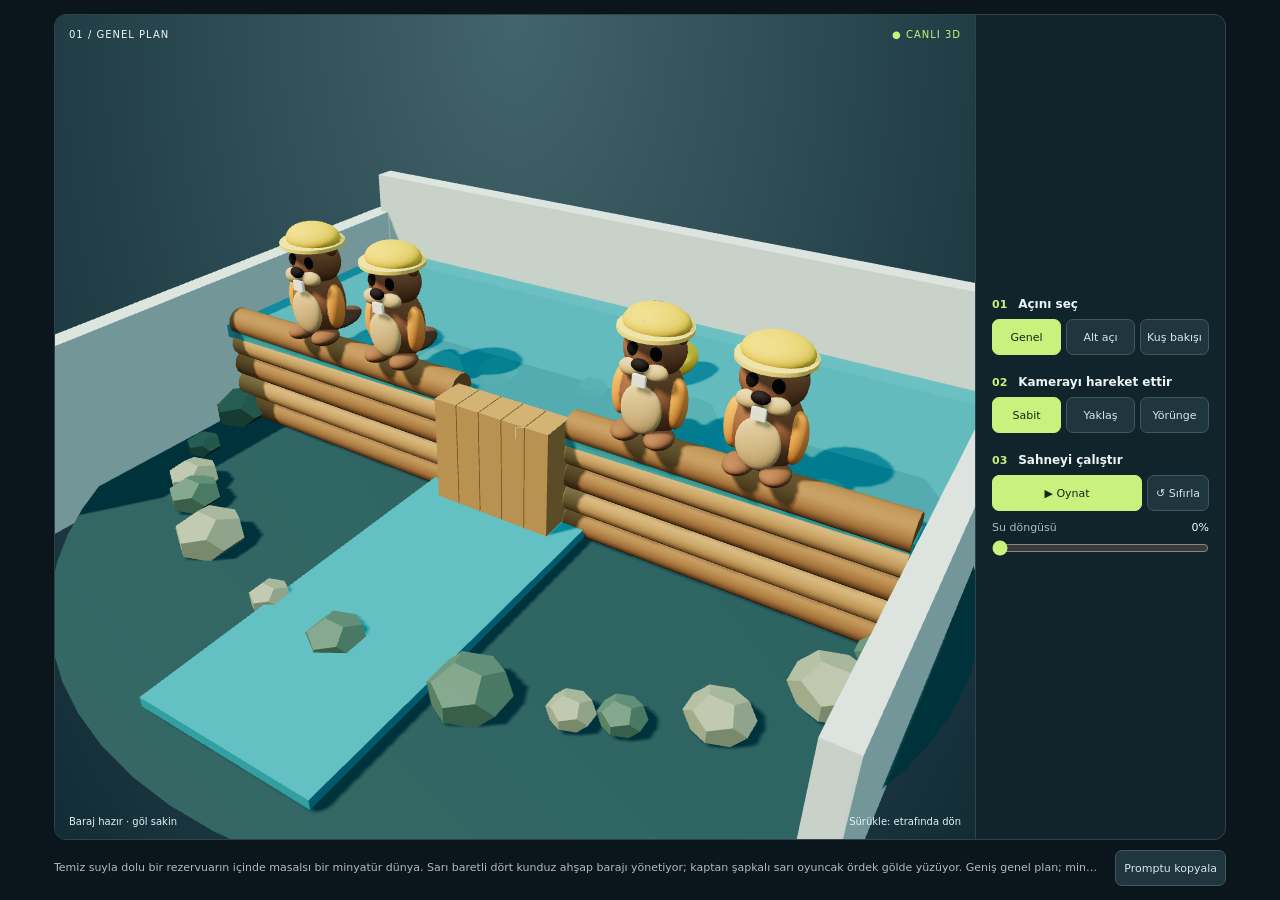
<file: index.html>
<!doctype html>
<html lang="tr"><head><meta charset="utf-8"><meta name="viewport" content="width=device-width,initial-scale=1"><title>Minik Dünya • Kamera Atölyesi | Genwi</title><meta name="description" content="Kunduz barajında kamera açısını, hareketini ve su döngüsünü deneyerek kendi çekim promptunu oluştur."><link rel="stylesheet" href="compact.css"></head>
<body><main>
<header><div><span class="eyebrow">GENWI / MİNİK DÜNYALAR</span><h1>Kamera sende.</h1><p>Aynı dünya. Üç açı. Bambaşka bir hikâye.</p></div><span class="badge">ETKİLEŞİMLİ ATÖLYE</span></header>
<div class="studio"><section class="viewport" aria-label="Etkileşimli 3D kunduz barajı"><canvas id="scene" aria-label="Kamera açısına göre değişen minyatür kunduz barajı"></canvas><div class="viewtop"><span id="shot">01 / GENEL PLAN</span><span class="live">● CANLI 3D</span></div><div class="crosshair" aria-hidden="true"></div><div class="viewbottom"><span id="phase">Baraj hazır · göl sakin</span><span>Sürükle: etrafında dön</span></div><div id="fallback" hidden>3D görüntü bu cihazda açılamadı. Aşağıdaki kontrollerle kamera promptunu hazırlayabilirsin.</div></section>
<aside><div class="control"><h2>01 <span>Açını seç</span></h2><div class="segments" id="angles"><button data-angle="wide" aria-pressed="true">Genel</button><button data-angle="low" aria-pressed="false">Alt açı</button><button data-angle="top" aria-pressed="false">Kuş bakışı</button></div><p id="lesson">Genel plan, baraj ile göl arasındaki ilişkiyi gösterir. Önce dünyayı tanıt.</p></div>
<div class="control"><h2>02 <span>Kamerayı hareket ettir</span></h2><div class="segments" id="moves"><button data-move="static" aria-pressed="true">Sabit</button><button data-move="dolly" aria-pressed="false">Yaklaş</button><button data-move="orbit" aria-pressed="false">Yörünge</button></div><label for="speed">Hareket hızı <output id="speedvalue">1×</output></label><input id="speed" type="range" min="0.5" max="2" step="0.25" value="1"><label for="lens">Görüş açısı <output id="lensvalue">45°</output></label><input id="lens" type="range" min="30" max="70" value="45"></div>
<div class="control"><h2>03 <span>Sahneyi çalıştır</span></h2><div class="actions"><button id="play" class="primary" aria-pressed="false">▶ Oynat</button><button id="reset">↺ Sıfırla</button></div><label for="timeline">Su döngüsü <output id="progress">0%</output></label><input id="timeline" type="range" min="0" max="100" value="0"><p>Baraj açılır → su azalır → göl yeniden dolar. Zamanı kaydırarak aynı anı farklı açılardan karşılaştır.</p></div></aside></div>
<footer><div class="prompthead"><div><span class="eyebrow">BUNU BİR ÇEKİME DÖNÜŞTÜR</span><h2>Senin kamera promptun</h2></div><button id="copy">Promptu kopyala</button></div><p id="prompt" tabindex="0"></p><p id="status" role="status" aria-live="polite"></p></footer>
</main><script type="module" src="app.js"></script></body></html>
</file>
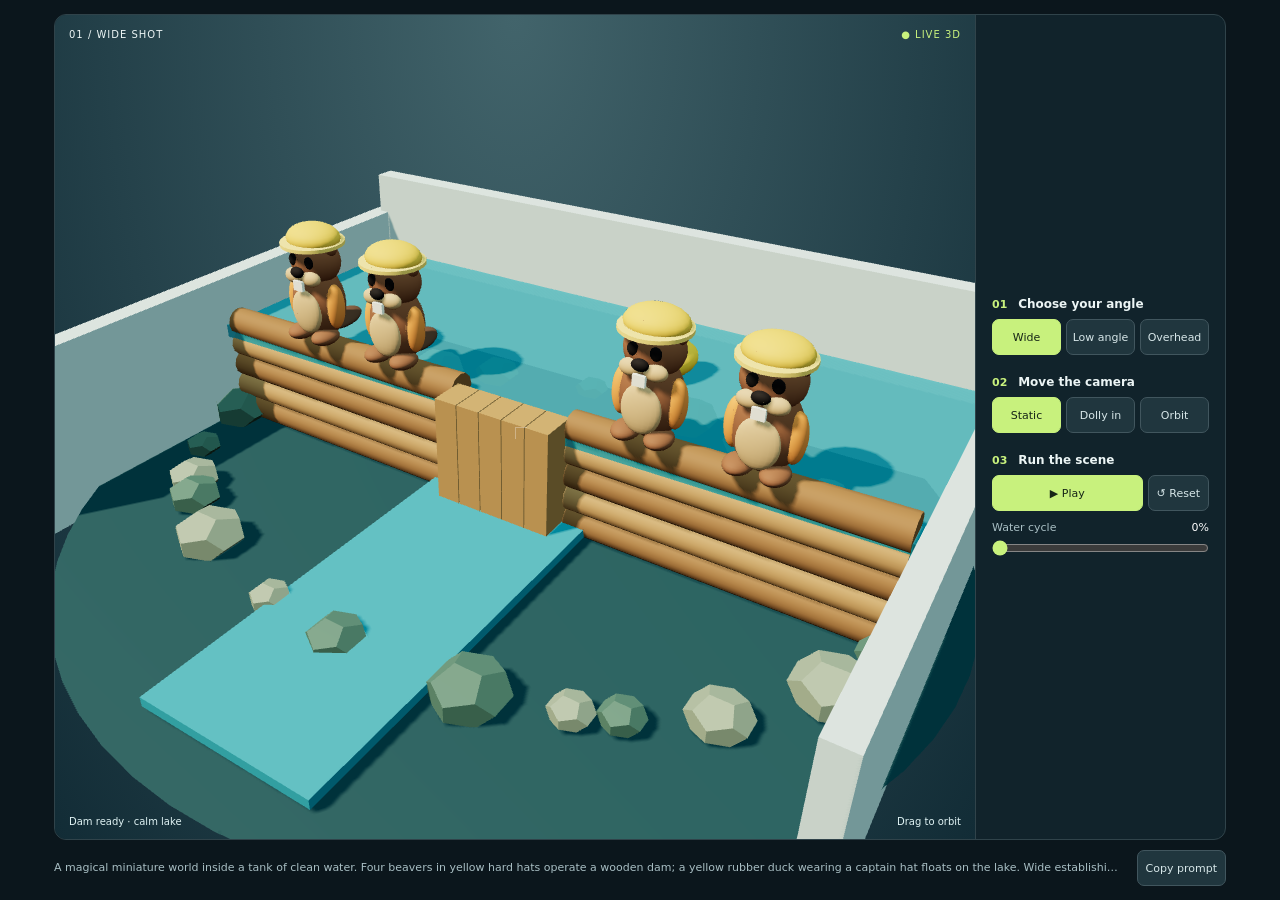
<file: en.html>
<!doctype html>
<html lang="en"><head><meta charset="utf-8"><meta name="viewport" content="width=device-width,initial-scale=1"><title>Tiny World • Camera Workshop | Genwi</title><meta name="description" content="Explore camera angles, movement and a beaver dam water cycle, then build your own shot prompt."><link rel="stylesheet" href="compact.css"></head>
<body><main>
<header><div><span class="eyebrow">GENWI / TINY WORLDS</span><h1>You call the shots.</h1><p>One world. Three angles. A different story.</p></div><span class="badge">INTERACTIVE WORKSHOP</span></header>
<div class="studio"><section class="viewport" aria-label="Interactive 3D beaver dam"><canvas id="scene" aria-label="A miniature beaver dam seen from different camera angles"></canvas><div class="viewtop"><span id="shot">01 / WIDE SHOT</span><span class="live">● LIVE 3D</span></div><div class="crosshair" aria-hidden="true"></div><div class="viewbottom"><span id="phase">Dam ready · calm lake</span><span>Drag to orbit</span></div><div id="fallback" hidden>3D is unavailable on this device. You can still use the controls below to build your shot prompt.</div></section>
<aside><div class="control"><h2>01 <span>Choose your angle</span></h2><div class="segments" id="angles"><button data-angle="wide" aria-pressed="true">Wide</button><button data-angle="low" aria-pressed="false">Low angle</button><button data-angle="top" aria-pressed="false">Overhead</button></div><p id="lesson">A wide shot shows how the lake and dam connect. Introduce the world first.</p></div>
<div class="control"><h2>02 <span>Move the camera</span></h2><div class="segments" id="moves"><button data-move="static" aria-pressed="true">Static</button><button data-move="dolly" aria-pressed="false">Dolly in</button><button data-move="orbit" aria-pressed="false">Orbit</button></div><label for="speed">Movement speed <output id="speedvalue">1×</output></label><input id="speed" type="range" min="0.5" max="2" step="0.25" value="1"><label for="lens">Field of view <output id="lensvalue">45°</output></label><input id="lens" type="range" min="30" max="70" value="45"></div>
<div class="control"><h2>03 <span>Run the scene</span></h2><div class="actions"><button id="play" class="primary" aria-pressed="false">▶ Play</button><button id="reset">↺ Reset</button></div><label for="timeline">Water cycle <output id="progress">0%</output></label><input id="timeline" type="range" min="0" max="100" value="0"><p>Gate opens → water drains → lake refills. Scrub the timeline to compare the same moment from different angles.</p></div></aside></div>
<footer><div class="prompthead"><div><span class="eyebrow">TURN THIS INTO A SHOT</span><h2>Your camera prompt</h2></div><button id="copy">Copy prompt</button></div><p id="prompt" tabindex="0"></p><p id="status" role="status" aria-live="polite"></p></footer>
</main><script type="module" src="app-en.js"></script></body></html>
</file>
<file: compact.css>
:root{color-scheme:dark;font-family:Inter,system-ui,sans-serif;color:#ecf5f5;background:#0b161c;--muted:#a8bec3;--accent:#c8f17d}
*{box-sizing:border-box}
html,body{margin:0;width:100%;height:100%}
main{max-width:1200px;width:100%;height:100vh;height:100dvh;margin:auto;padding:14px;display:grid;grid-template-rows:minmax(0,1fr) auto;gap:10px}
/* The article provides the heading and detailed instructions. */
header,.control p,.prompthead>div,label[for=speed],#speed,label[for=lens],#lens{display:none}
.studio{min-height:0;display:grid;grid-template-columns:minmax(0,1fr) 250px;border:1px solid #30434a;border-radius:12px;overflow:hidden;background:#11232b}
.viewport{min-width:0;min-height:0;position:relative;overflow:hidden;background:radial-gradient(ellipse at top,#42646b,#122c36)}
canvas{position:absolute;inset:0;width:100%;height:100%;display:block;touch-action:pan-y}
.viewtop,.viewbottom{position:absolute;left:14px;right:14px;display:flex;justify-content:space-between;pointer-events:none;font-size:10px}
.viewtop{top:14px;letter-spacing:1px}.viewbottom{bottom:12px;color:#e0f3f4}.live{color:var(--accent)}
.crosshair{position:absolute;left:50%;top:50%;width:12px;height:12px;border-left:1px solid #ffffff50;border-top:1px solid #ffffff50;pointer-events:none}
aside{min-width:0;min-height:0;padding:16px;border-left:1px solid #30434a;display:grid;align-content:center;gap:20px}
.control{min-width:0}.control h2{margin:0 0 8px;font-size:11px;color:var(--accent)}.control h2 span{margin-left:7px;font-size:12px;color:#ecf5f5}
.segments,.actions{display:flex;gap:5px}
button{font:inherit;font-size:11px;color:#d6e6e8;background:#20363e;border:1px solid #41565e;border-radius:7px;padding:8px;min-height:36px;cursor:pointer}
button:hover{background:#304a52}button:focus-visible,input:focus-visible{outline:2px solid var(--accent);outline-offset:2px}
button[aria-pressed=true],button.primary{background:var(--accent);border-color:var(--accent);color:#172617}
.segments button,.actions button:first-child{flex:1}.segments button{min-width:0;padding-inline:3px}
label{display:flex;justify-content:space-between;font-size:11px;margin-top:10px;color:var(--muted)}output{color:#fff}
input[type=range]{display:block;width:100%;accent-color:var(--accent);height:18px;margin:5px 0 0}
footer{min-width:0;display:grid;grid-template-columns:minmax(0,1fr) auto;align-items:center;column-gap:12px}
.prompthead{grid-column:2;grid-row:1}
#prompt{min-width:0;margin:0;grid-column:1;grid-row:1;font-size:11px;line-height:1.5;color:var(--muted);white-space:nowrap;overflow:hidden;text-overflow:ellipsis}
#status{grid-column:1/-1;margin:0;font-size:11px;line-height:1.5;color:var(--accent)}#status:empty{display:none}
#fallback{position:absolute;inset:25% 10%;font-size:12px;line-height:1.6;background:#11232b;padding:15px;border-radius:8px}
@media(max-width:680px){main{padding:10px;gap:8px}.studio{grid-template-columns:minmax(0,1fr);grid-template-rows:minmax(0,1fr) auto}aside{border-left:0;border-top:1px solid #30434a;padding:12px;gap:12px}.viewbottom span:last-child{display:none}.control h2{margin-bottom:6px}.viewtop{font-size:9px}#copy{font-size:10px}}
@media(max-height:480px){main{padding:8px;gap:6px}aside{padding:10px;gap:10px}.control h2{display:none}button{min-height:32px;padding-block:6px}label{margin-top:6px}.viewbottom{display:none}}
</file>
